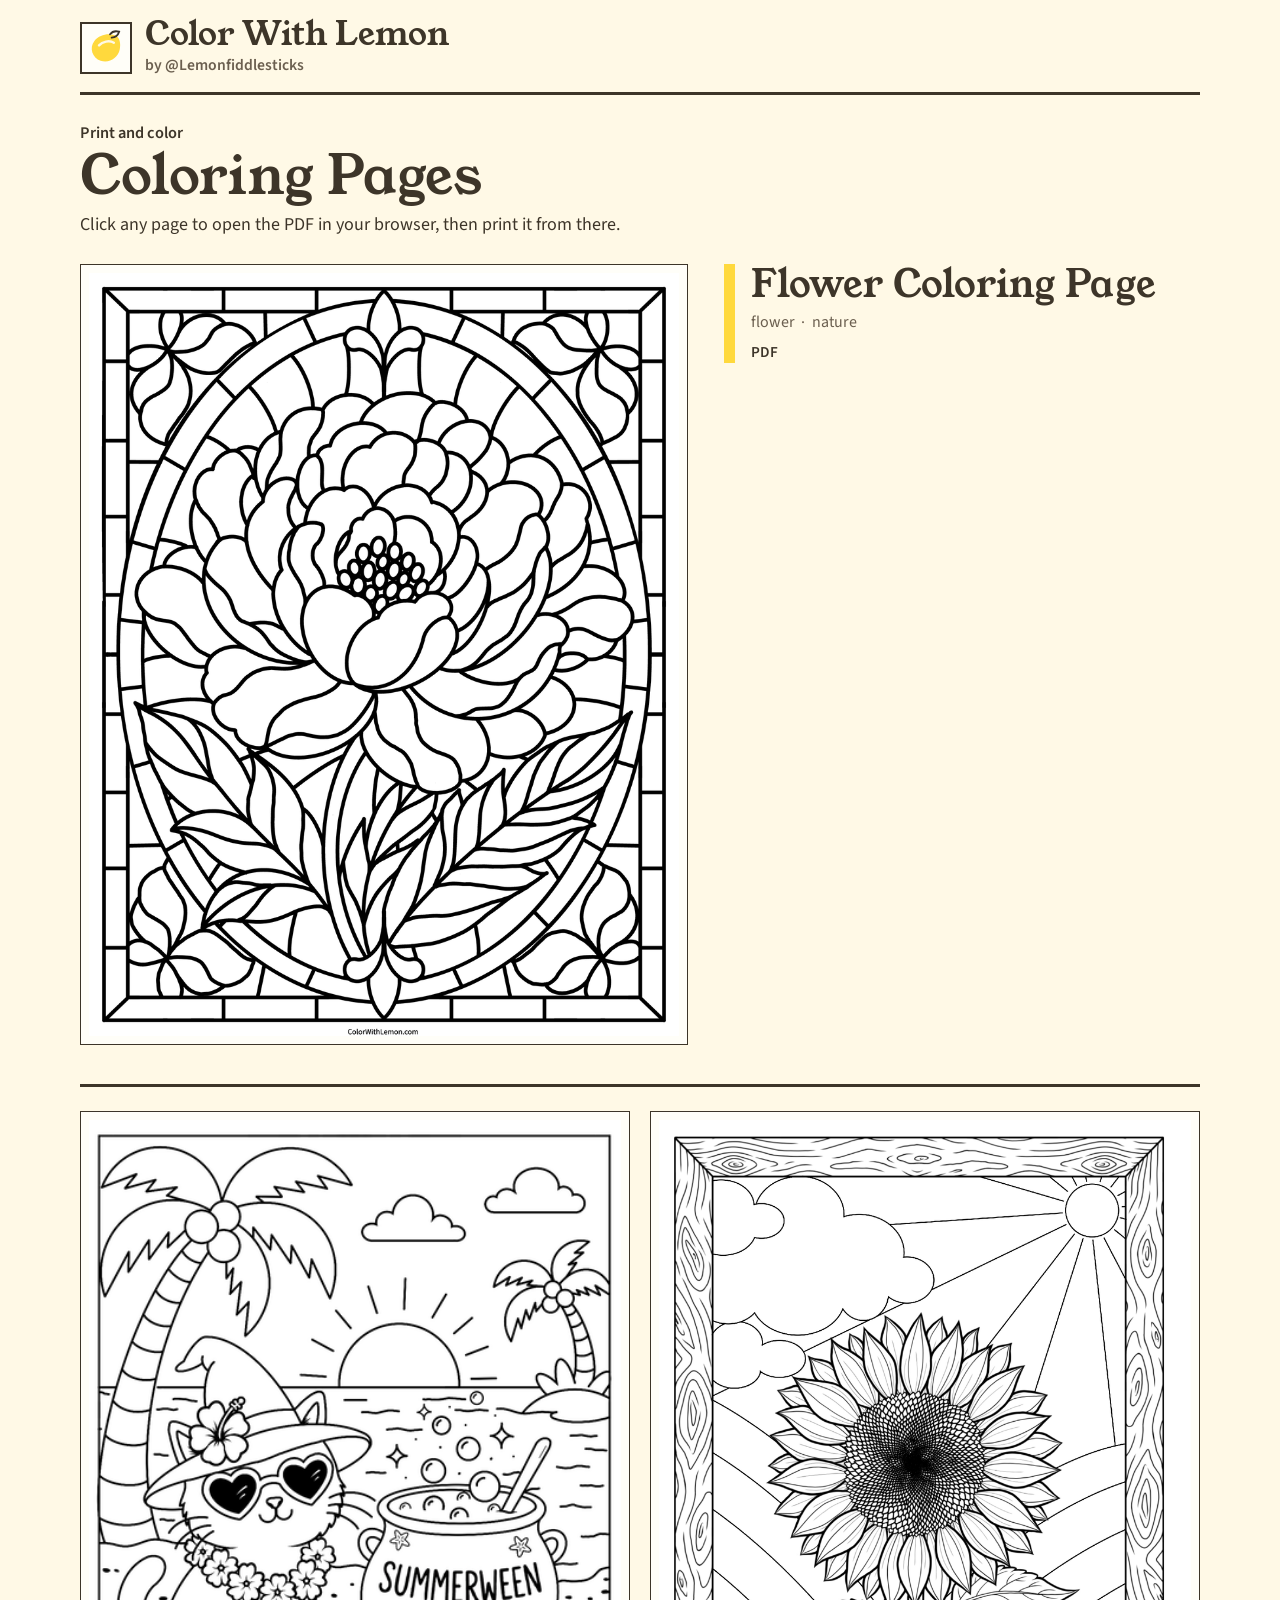
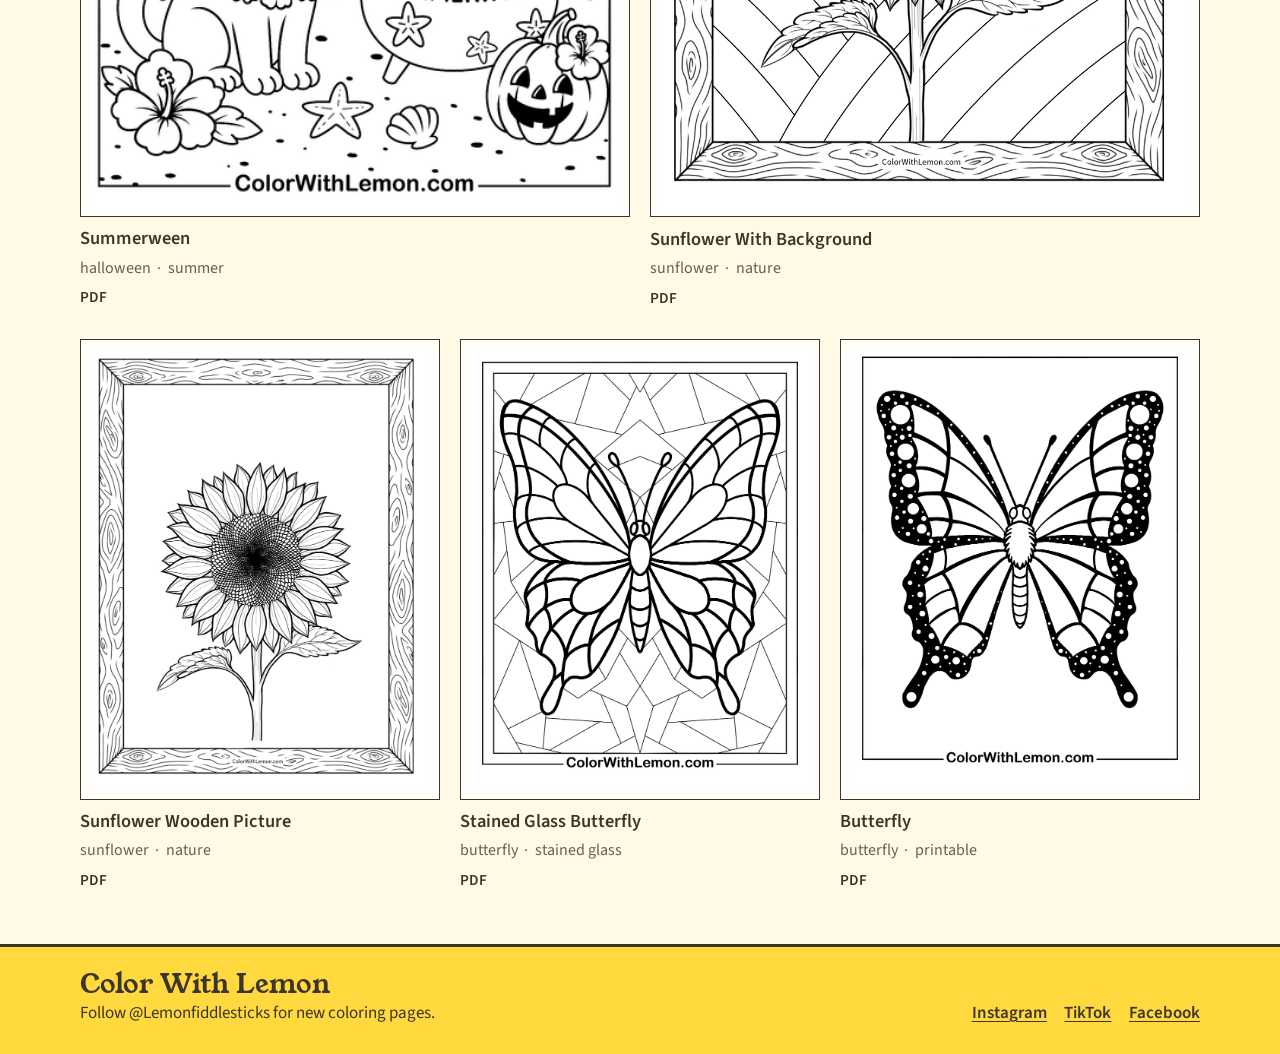
<file: index.html>
<!doctype html>
<html lang="en">
<head>
  <!-- Google tag (gtag.js) -->
<script async src="https://www.googletagmanager.com/gtag/js?id=G-7JGD2ZB0GD"></script>
<script>
  window.dataLayer = window.dataLayer || [];
  function gtag(){dataLayer.push(arguments);}
  gtag('js', new Date());

  gtag('config', 'G-7JGD2ZB0GD');
</script>
  <meta charset="utf-8">
  <meta name="viewport" content="width=device-width, initial-scale=1">
  <meta name="description" content="Free printable coloring pages from Color With Lemon.">
  <title>Color With Lemon | Free Printable Coloring Pages</title>
  <link rel="icon" href="favicon.svg" type="image/svg+xml">
  <link rel="preconnect" href="https://fonts.googleapis.com">
  <link rel="preconnect" href="https://fonts.gstatic.com" crossorigin>
  <link href="https://fonts.googleapis.com/css2?family=Source+Sans+3:wght@400;600&family=Young+Serif&display=swap" rel="stylesheet">
  <link rel="stylesheet" href="assets/css/styles.css">
</head>
<body>

  <a class="skip-link" href="#coloring-pages">Skip to coloring pages</a>

  <header class="masthead">
    <div class="container masthead-inner">
      <a href="./" class="brand" aria-label="Color With Lemon home">
        <span class="brand-mark" aria-hidden="true">
          <svg viewBox="0 0 64 64" role="img">
            <path d="M50.5 13.5C39.2 7.3 22.7 9.9 13.7 21.1 4.8 32.4 10.3 48.7 23.9 53.4c13.6 4.8 28.5-4.4 31.2-18.3 1.7-8.8.5-16.9-4.6-21.6Z" fill="currentColor"/>
            <path d="M39.3 10.2c3.7-4.8 9-5.8 14.8-4.1-1.7 5.3-6.3 9.3-12.2 9.7" fill="none" stroke="#3d3529" stroke-width="3" stroke-linecap="round"/>
            <path d="M21.3 28.3c5.5-6.2 16.6-8.6 24.2-4.3" fill="none" stroke="#fff9e6" stroke-width="4" stroke-linecap="round"/>
          </svg>
        </span>
        <span class="brand-copy">
          <span class="brand-title">Color With Lemon</span>
          <span class="brand-subtitle">by @Lemonfiddlesticks</span>
        </span>
      </a>
    </div>
  </header>

  <main id="main">
    <section id="coloring-pages" class="section">
      <div class="container">
        <div class="section-heading">
          <p class="kicker">Print and color</p>
          <h1>Coloring Pages</h1>
          <p>Click any page to open the PDF in your browser, then print it from there.</p>
        </div>

        <div id="gallery" class="gallery" aria-live="polite"></div>

        <noscript>
          <p class="noscript-note">
            JavaScript is required to load the coloring page gallery. You can still browse the PDF files in the <code>pdfs</code> folder.
          </p>
        </noscript>
      </div>
    </section>

  </main>

  <footer class="site-footer">
    <div class="container footer-inner">
      <div>
        <p class="footer-title">Color With Lemon</p>
        <p class="footer-subtitle">Follow @Lemonfiddlesticks for new coloring pages.</p>
      </div>

      <nav class="social-links" aria-label="Social links">
        <a href="https://instagram.com/lemonfiddlesticks" target="_blank" rel="noopener noreferrer">Instagram</a>
        <a href="https://tiktok.com/@lemonfiddlesticks" target="_blank" rel="noopener noreferrer">TikTok</a>
        <a href="https://www.facebook.com/profile.php?id=61571527990612" target="_blank" rel="noopener noreferrer">Facebook</a>
      </nav>
    </div>
  </footer>

  <script src="assets/js/coloring-pages.js?v=20261122"></script>
  <script src="assets/js/site.js?v=20261122"></script>
  <!-- Cloudflare Web Analytics -->
  <script defer src="https://static.cloudflareinsights.com/beacon.min.js" data-cf-beacon='{"token":"57215de814b4446d80dc1193537033d3"}'></script>
  <!-- End Cloudflare Web Analytics -->
</body>
</html>
</file>
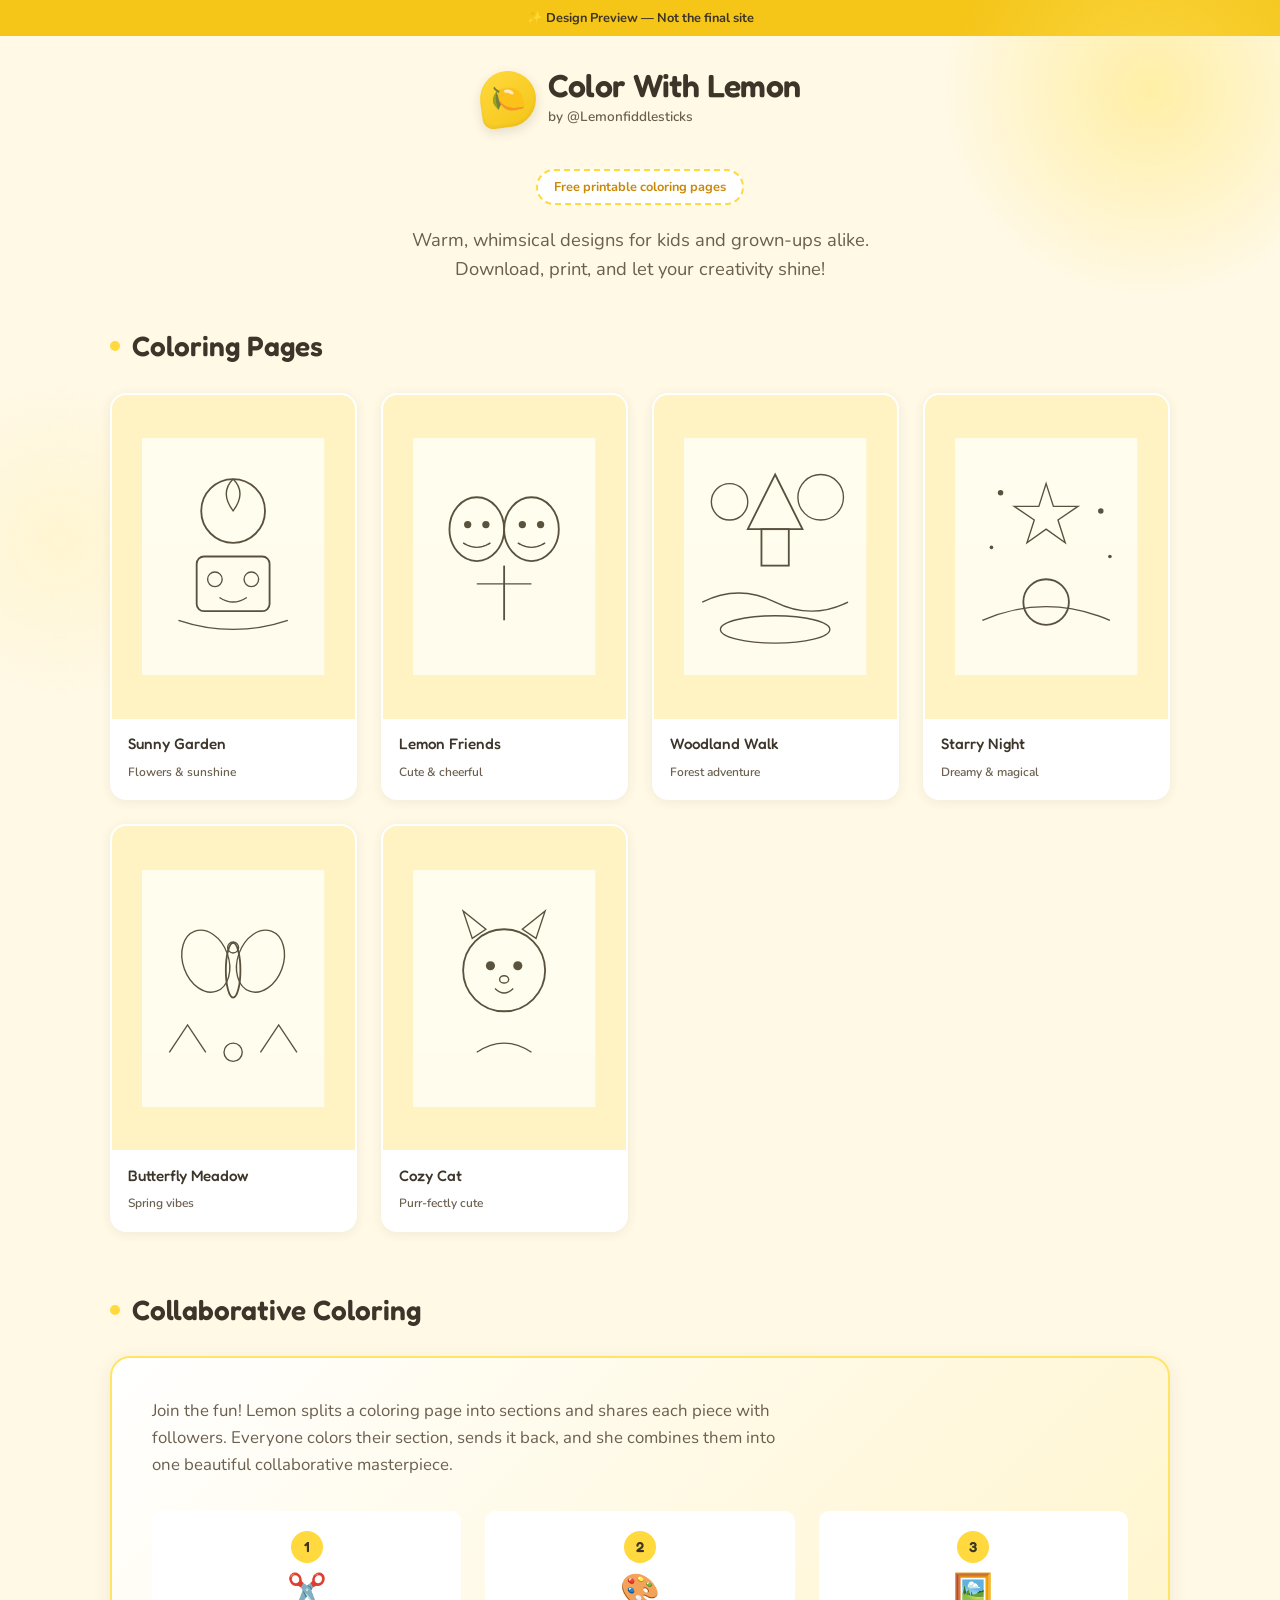
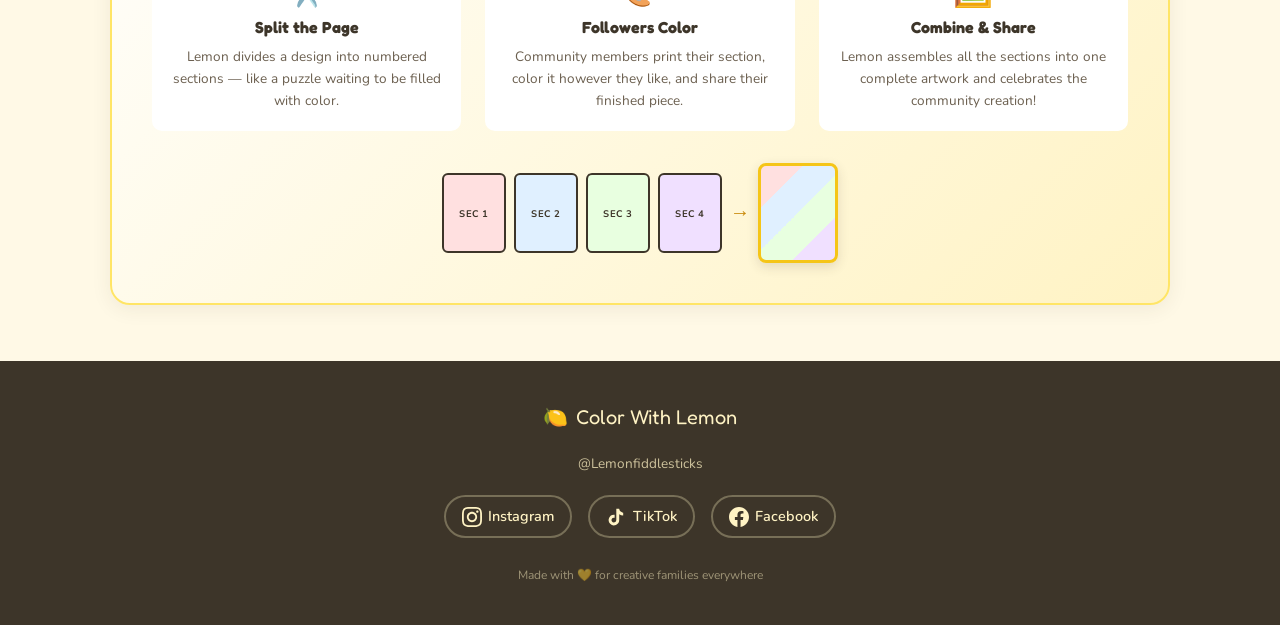
<file: preview/index.html>
<!DOCTYPE html>
<html lang="en">
<head>
  <meta charset="UTF-8">
  <meta name="viewport" content="width=device-width, initial-scale=1.0">
  <title>Color With Lemon — Free Coloring Pages</title>
  <link rel="preconnect" href="https://fonts.googleapis.com">
  <link rel="preconnect" href="https://fonts.gstatic.com" crossorigin>
  <link href="https://fonts.googleapis.com/css2?family=Fredoka:wght@400;500;600&family=Nunito:wght@400;600;700&display=swap" rel="stylesheet">
  <style>
    :root {
      --lemon-cream: #fff9e6;
      --lemon-light: #fff3c4;
      --lemon-soft: #ffe566;
      --lemon-bright: #ffd93d;
      --lemon-gold: #f5c518;
      --lemon-deep: #e8a317;
      --lemon-zest: #c9890a;
      --ink: #3d3529;
      --ink-soft: #6b5f4f;
      --white: #ffffff;
      --shadow-soft: rgba(61, 53, 41, 0.08);
      --shadow-medium: rgba(61, 53, 41, 0.14);
      --radius: 16px;
      --radius-sm: 10px;
    }

    *, *::before, *::after {
      box-sizing: border-box;
      margin: 0;
      padding: 0;
    }

    html {
      scroll-behavior: smooth;
    }

    body {
      font-family: 'Nunito', sans-serif;
      background: var(--lemon-cream);
      color: var(--ink);
      line-height: 1.6;
      min-height: 100vh;
      overflow-x: hidden;
    }

    /* Decorative background blobs */
    body::before,
    body::after {
      content: '';
      position: fixed;
      border-radius: 50%;
      pointer-events: none;
      z-index: 0;
    }

    body::before {
      width: 420px;
      height: 420px;
      background: radial-gradient(circle, var(--lemon-soft) 0%, transparent 70%);
      top: -120px;
      right: -80px;
      opacity: 0.5;
    }

    body::after {
      width: 320px;
      height: 320px;
      background: radial-gradient(circle, var(--lemon-light) 0%, transparent 70%);
      bottom: 200px;
      left: -100px;
      opacity: 0.6;
    }

    .container {
      max-width: 1100px;
      margin: 0 auto;
      padding: 0 1.25rem;
      position: relative;
      z-index: 1;
    }

    /* Header */
    header {
      padding: 2rem 0 1.5rem;
      text-align: center;
    }

    .logo {
      display: inline-flex;
      align-items: center;
      gap: 0.75rem;
      text-decoration: none;
      color: var(--ink);
    }

    .logo-icon {
      width: 56px;
      height: 56px;
      background: linear-gradient(145deg, var(--lemon-bright), var(--lemon-gold));
      border-radius: 50% 50% 50% 20%;
      display: flex;
      align-items: center;
      justify-content: center;
      font-size: 1.75rem;
      box-shadow: 0 4px 12px var(--shadow-medium), inset 0 -2px 4px rgba(0,0,0,0.06);
      transform: rotate(-8deg);
      transition: transform 0.3s ease;
    }

    .logo:hover .logo-icon {
      transform: rotate(0deg) scale(1.05);
    }

    .logo-text {
      text-align: left;
    }

    .logo-text h1 {
      font-family: 'Fredoka', sans-serif;
      font-size: clamp(1.5rem, 4vw, 2rem);
      font-weight: 600;
      letter-spacing: -0.02em;
      line-height: 1.1;
    }

    .logo-text .tagline {
      font-size: 0.85rem;
      color: var(--ink-soft);
      font-weight: 600;
    }

    .hero {
      text-align: center;
      padding: 1rem 0 2.5rem;
    }

    .hero p {
      font-size: clamp(1rem, 2.5vw, 1.15rem);
      color: var(--ink-soft);
      max-width: 520px;
      margin: 0.75rem auto 0;
    }

    .hero-badge {
      display: inline-block;
      background: var(--white);
      border: 2px dashed var(--lemon-bright);
      border-radius: 999px;
      padding: 0.35rem 1rem;
      font-size: 0.8rem;
      font-weight: 700;
      color: var(--lemon-zest);
      margin-bottom: 0.5rem;
    }

    /* Section titles */
    section {
      margin-bottom: 3.5rem;
    }

    .section-header {
      display: flex;
      align-items: center;
      gap: 0.75rem;
      margin-bottom: 1.5rem;
    }

    .section-header h2 {
      font-family: 'Fredoka', sans-serif;
      font-size: clamp(1.35rem, 3vw, 1.75rem);
      font-weight: 600;
    }

    .section-header .lemon-dot {
      width: 10px;
      height: 10px;
      background: var(--lemon-bright);
      border-radius: 50%;
      flex-shrink: 0;
    }

    /* Gallery grid */
    .gallery {
      display: grid;
      grid-template-columns: repeat(auto-fill, minmax(160px, 1fr));
      gap: 1.25rem;
    }

    @media (min-width: 640px) {
      .gallery {
        grid-template-columns: repeat(auto-fill, minmax(200px, 1fr));
        gap: 1.5rem;
      }
    }

    .gallery-card {
      background: var(--white);
      border-radius: var(--radius);
      overflow: hidden;
      box-shadow: 0 2px 12px var(--shadow-soft);
      text-decoration: none;
      color: inherit;
      transition: transform 0.25s ease, box-shadow 0.25s ease;
      border: 2px solid transparent;
    }

    .gallery-card:hover {
      transform: translateY(-4px);
      box-shadow: 0 8px 24px var(--shadow-medium);
      border-color: var(--lemon-bright);
    }

    .gallery-card:focus-visible {
      outline: 3px solid var(--lemon-gold);
      outline-offset: 2px;
    }

    .gallery-thumb {
      aspect-ratio: 3 / 4;
      background: var(--lemon-light);
      display: flex;
      align-items: center;
      justify-content: center;
      position: relative;
      overflow: hidden;
    }

    .gallery-thumb svg {
      width: 75%;
      height: 75%;
      opacity: 0.85;
    }

    .gallery-card:hover .gallery-thumb svg {
      opacity: 1;
    }

    .gallery-info {
      padding: 0.85rem 1rem;
    }

    .gallery-info h3 {
      font-family: 'Fredoka', sans-serif;
      font-size: 0.95rem;
      font-weight: 500;
      margin-bottom: 0.15rem;
    }

    .gallery-info span {
      font-size: 0.75rem;
      color: var(--ink-soft);
      font-weight: 600;
    }

    .download-hint {
      position: absolute;
      bottom: 0.5rem;
      right: 0.5rem;
      background: var(--lemon-bright);
      color: var(--ink);
      font-size: 0.65rem;
      font-weight: 700;
      padding: 0.2rem 0.5rem;
      border-radius: 999px;
      opacity: 0;
      transform: translateY(4px);
      transition: opacity 0.2s, transform 0.2s;
    }

    .gallery-card:hover .download-hint {
      opacity: 1;
      transform: translateY(0);
    }

    /* Collaborative section */
    .collab {
      background: linear-gradient(135deg, var(--white) 0%, var(--lemon-light) 100%);
      border-radius: calc(var(--radius) + 4px);
      padding: 2rem 1.5rem;
      box-shadow: 0 4px 20px var(--shadow-soft);
      border: 2px solid var(--lemon-soft);
    }

    @media (min-width: 640px) {
      .collab {
        padding: 2.5rem;
      }
    }

    .collab-intro {
      font-size: 1.05rem;
      color: var(--ink-soft);
      margin-bottom: 2rem;
      max-width: 640px;
    }

    .collab-steps {
      display: grid;
      gap: 1.25rem;
    }

    @media (min-width: 640px) {
      .collab-steps {
        grid-template-columns: repeat(3, 1fr);
        gap: 1.5rem;
      }
    }

    .collab-step {
      background: var(--white);
      border-radius: var(--radius-sm);
      padding: 1.25rem;
      text-align: center;
      position: relative;
    }

    .step-number {
      width: 32px;
      height: 32px;
      background: var(--lemon-bright);
      border-radius: 50%;
      display: flex;
      align-items: center;
      justify-content: center;
      font-family: 'Fredoka', sans-serif;
      font-weight: 600;
      font-size: 0.9rem;
      margin: 0 auto 0.75rem;
    }

    .step-icon {
      font-size: 2rem;
      margin-bottom: 0.5rem;
      line-height: 1;
    }

    .collab-step h3 {
      font-family: 'Fredoka', sans-serif;
      font-size: 1rem;
      margin-bottom: 0.35rem;
    }

    .collab-step p {
      font-size: 0.85rem;
      color: var(--ink-soft);
    }

    .collab-visual {
      margin-top: 2rem;
      display: flex;
      justify-content: center;
      gap: 0.5rem;
      flex-wrap: wrap;
      align-items: center;
    }

    .collab-piece {
      width: 64px;
      height: 80px;
      border-radius: 6px;
      border: 2px solid var(--ink);
      display: flex;
      align-items: center;
      justify-content: center;
      font-size: 0.6rem;
      font-weight: 700;
      text-transform: uppercase;
      letter-spacing: 0.03em;
    }

    .collab-piece:nth-child(1) { background: #ffe0e0; }
    .collab-piece:nth-child(2) { background: #e0f0ff; }
    .collab-piece:nth-child(3) { background: #e8ffe0; }
    .collab-piece:nth-child(4) { background: #f0e0ff; }

    .collab-arrow {
      font-size: 1.25rem;
      color: var(--lemon-zest);
    }

    .collab-result {
      width: 80px;
      height: 100px;
      border-radius: 8px;
      border: 3px solid var(--lemon-gold);
      background: linear-gradient(135deg, #ffe0e0 25%, #e0f0ff 25% 50%, #e8ffe0 50% 75%, #f0e0ff 75%);
      box-shadow: 0 4px 12px var(--shadow-medium);
    }

    /* Footer */
    footer {
      background: var(--ink);
      color: var(--lemon-light);
      padding: 2.5rem 0;
      margin-top: 1rem;
      text-align: center;
    }

    footer .container {
      display: flex;
      flex-direction: column;
      align-items: center;
      gap: 1.25rem;
    }

    .footer-logo {
      font-family: 'Fredoka', sans-serif;
      font-size: 1.25rem;
      display: flex;
      align-items: center;
      gap: 0.5rem;
    }

    .footer-handle {
      font-size: 0.85rem;
      opacity: 0.75;
    }

    .social-links {
      display: flex;
      gap: 1rem;
      flex-wrap: wrap;
      justify-content: center;
    }

    .social-links a {
      display: inline-flex;
      align-items: center;
      gap: 0.4rem;
      color: var(--lemon-light);
      text-decoration: none;
      font-weight: 600;
      font-size: 0.9rem;
      padding: 0.5rem 1rem;
      border-radius: 999px;
      border: 2px solid rgba(255, 243, 196, 0.3);
      transition: background 0.2s, border-color 0.2s, transform 0.2s;
    }

    .social-links a:hover {
      background: rgba(255, 217, 61, 0.15);
      border-color: var(--lemon-bright);
      transform: translateY(-2px);
    }

    .social-links a:focus-visible {
      outline: 2px solid var(--lemon-bright);
      outline-offset: 2px;
    }

    .social-icon {
      width: 20px;
      height: 20px;
      fill: currentColor;
    }

    .footer-note {
      font-size: 0.75rem;
      opacity: 0.5;
      margin-top: 0.5rem;
    }

    /* Preview banner */
    .preview-banner {
      background: var(--lemon-gold);
      color: var(--ink);
      text-align: center;
      padding: 0.5rem;
      font-size: 0.8rem;
      font-weight: 700;
    }
  </style>
</head>
<body>
  <div class="preview-banner">✨ Design Preview — Not the final site</div>

  <div class="container">
    <header>
      <a href="#" class="logo" aria-label="Color With Lemon home">
        <div class="logo-icon" aria-hidden="true">🍋</div>
        <div class="logo-text">
          <h1>Color With Lemon</h1>
          <span class="tagline">by @Lemonfiddlesticks</span>
        </div>
      </a>
    </header>

    <div class="hero">
      <span class="hero-badge">Free printable coloring pages</span>
      <p>Warm, whimsical designs for kids and grown-ups alike. Download, print, and let your creativity shine!</p>
    </div>

    <section id="gallery" aria-labelledby="gallery-heading">
      <div class="section-header">
        <span class="lemon-dot" aria-hidden="true"></span>
        <h2 id="gallery-heading">Coloring Pages</h2>
      </div>

      <div class="gallery">
        <!-- Real implementation: each card links to its PDF download -->
        <a href="#" class="gallery-card" title="Download Sunny Garden PDF">
          <div class="gallery-thumb">
            <svg viewBox="0 0 200 260" xmlns="http://www.w3.org/2000/svg" aria-hidden="true">
              <rect width="200" height="260" fill="#fffef5"/>
              <circle cx="100" cy="80" r="35" fill="none" stroke="#3d3529" stroke-width="2"/>
              <path d="M100 45 Q115 60 100 80 Q85 60 100 45" fill="none" stroke="#3d3529" stroke-width="1.5"/>
              <rect x="60" y="130" width="80" height="60" rx="8" fill="none" stroke="#3d3529" stroke-width="2"/>
              <circle cx="80" cy="155" r="8" fill="none" stroke="#3d3529" stroke-width="1.5"/>
              <circle cx="120" cy="155" r="8" fill="none" stroke="#3d3529" stroke-width="1.5"/>
              <path d="M85 175 Q100 185 115 175" fill="none" stroke="#3d3529" stroke-width="1.5"/>
              <path d="M40 200 Q100 220 160 200" fill="none" stroke="#3d3529" stroke-width="1.5"/>
            </svg>
            <span class="download-hint">PDF ↓</span>
          </div>
          <div class="gallery-info">
            <h3>Sunny Garden</h3>
            <span>Flowers & sunshine</span>
          </div>
        </a>

        <a href="#" class="gallery-card" title="Download Lemon Friends PDF">
          <div class="gallery-thumb">
            <svg viewBox="0 0 200 260" xmlns="http://www.w3.org/2000/svg" aria-hidden="true">
              <rect width="200" height="260" fill="#fffef5"/>
              <ellipse cx="70" cy="100" rx="30" ry="35" fill="none" stroke="#3d3529" stroke-width="2"/>
              <ellipse cx="130" cy="100" rx="30" ry="35" fill="none" stroke="#3d3529" stroke-width="2"/>
              <circle cx="60" cy="95" r="4" fill="#3d3529"/>
              <circle cx="80" cy="95" r="4" fill="#3d3529"/>
              <circle cx="120" cy="95" r="4" fill="#3d3529"/>
              <circle cx="140" cy="95" r="4" fill="#3d3529"/>
              <path d="M55 115 Q70 125 85 115" fill="none" stroke="#3d3529" stroke-width="1.5"/>
              <path d="M115 115 Q130 125 145 115" fill="none" stroke="#3d3529" stroke-width="1.5"/>
              <path d="M100 140 L100 200" stroke="#3d3529" stroke-width="2"/>
              <path d="M70 160 L130 160" stroke="#3d3529" stroke-width="1.5"/>
            </svg>
            <span class="download-hint">PDF ↓</span>
          </div>
          <div class="gallery-info">
            <h3>Lemon Friends</h3>
            <span>Cute & cheerful</span>
          </div>
        </a>

        <a href="#" class="gallery-card" title="Download Woodland Walk PDF">
          <div class="gallery-thumb">
            <svg viewBox="0 0 200 260" xmlns="http://www.w3.org/2000/svg" aria-hidden="true">
              <rect width="200" height="260" fill="#fffef5"/>
              <polygon points="100,40 130,100 70,100" fill="none" stroke="#3d3529" stroke-width="2"/>
              <rect x="85" y="100" width="30" height="40" fill="none" stroke="#3d3529" stroke-width="2"/>
              <circle cx="50" cy="70" r="20" fill="none" stroke="#3d3529" stroke-width="1.5"/>
              <circle cx="150" cy="65" r="25" fill="none" stroke="#3d3529" stroke-width="1.5"/>
              <path d="M20 180 Q60 160 100 180 Q140 200 180 180" fill="none" stroke="#3d3529" stroke-width="1.5"/>
              <ellipse cx="100" cy="210" rx="60" ry="15" fill="none" stroke="#3d3529" stroke-width="1.5"/>
            </svg>
            <span class="download-hint">PDF ↓</span>
          </div>
          <div class="gallery-info">
            <h3>Woodland Walk</h3>
            <span>Forest adventure</span>
          </div>
        </a>

        <a href="#" class="gallery-card" title="Download Starry Night PDF">
          <div class="gallery-thumb">
            <svg viewBox="0 0 200 260" xmlns="http://www.w3.org/2000/svg" aria-hidden="true">
              <rect width="200" height="260" fill="#fffef5"/>
              <polygon points="100,50 108,75 135,75 113,90 121,115 100,100 79,115 87,90 65,75 92,75" fill="none" stroke="#3d3529" stroke-width="1.5"/>
              <circle cx="50" cy="60" r="3" fill="#3d3529"/>
              <circle cx="160" cy="80" r="3" fill="#3d3529"/>
              <circle cx="40" cy="120" r="2" fill="#3d3529"/>
              <circle cx="170" cy="130" r="2" fill="#3d3529"/>
              <path d="M30 200 Q100 170 170 200" fill="none" stroke="#3d3529" stroke-width="1.5"/>
              <circle cx="100" cy="180" r="25" fill="none" stroke="#3d3529" stroke-width="2"/>
            </svg>
            <span class="download-hint">PDF ↓</span>
          </div>
          <div class="gallery-info">
            <h3>Starry Night</h3>
            <span>Dreamy & magical</span>
          </div>
        </a>

        <a href="#" class="gallery-card" title="Download Butterfly Meadow PDF">
          <div class="gallery-thumb">
            <svg viewBox="0 0 200 260" xmlns="http://www.w3.org/2000/svg" aria-hidden="true">
              <rect width="200" height="260" fill="#fffef5"/>
              <ellipse cx="70" cy="100" rx="25" ry="35" fill="none" stroke="#3d3529" stroke-width="1.5" transform="rotate(-20 70 100)"/>
              <ellipse cx="130" cy="100" rx="25" ry="35" fill="none" stroke="#3d3529" stroke-width="1.5" transform="rotate(20 130 100)"/>
              <ellipse cx="100" cy="110" rx="8" ry="30" fill="none" stroke="#3d3529" stroke-width="2"/>
              <circle cx="100" cy="85" r="6" fill="none" stroke="#3d3529" stroke-width="1.5"/>
              <path d="M30 200 L50 170 L70 200" fill="none" stroke="#3d3529" stroke-width="1.5"/>
              <path d="M130 200 L150 170 L170 200" fill="none" stroke="#3d3529" stroke-width="1.5"/>
              <circle cx="100" cy="200" r="10" fill="none" stroke="#3d3529" stroke-width="1.5"/>
            </svg>
            <span class="download-hint">PDF ↓</span>
          </div>
          <div class="gallery-info">
            <h3>Butterfly Meadow</h3>
            <span>Spring vibes</span>
          </div>
        </a>

        <a href="#" class="gallery-card" title="Download Cozy Cat PDF">
          <div class="gallery-thumb">
            <svg viewBox="0 0 200 260" xmlns="http://www.w3.org/2000/svg" aria-hidden="true">
              <rect width="200" height="260" fill="#fffef5"/>
              <circle cx="100" cy="110" r="45" fill="none" stroke="#3d3529" stroke-width="2"/>
              <polygon points="65,75 55,45 80,65" fill="none" stroke="#3d3529" stroke-width="1.5"/>
              <polygon points="135,75 145,45 120,65" fill="none" stroke="#3d3529" stroke-width="1.5"/>
              <circle cx="85" cy="105" r="5" fill="#3d3529"/>
              <circle cx="115" cy="105" r="5" fill="#3d3529"/>
              <ellipse cx="100" cy="120" rx="5" ry="4" fill="none" stroke="#3d3529" stroke-width="1.5"/>
              <path d="M90 130 Q100 140 110 130" fill="none" stroke="#3d3529" stroke-width="1.5"/>
              <path d="M70 200 Q100 180 130 200" fill="none" stroke="#3d3529" stroke-width="1.5"/>
            </svg>
            <span class="download-hint">PDF ↓</span>
          </div>
          <div class="gallery-info">
            <h3>Cozy Cat</h3>
            <span>Purr-fectly cute</span>
          </div>
        </a>
      </div>
    </section>

    <section id="collaborative" aria-labelledby="collab-heading">
      <div class="section-header">
        <span class="lemon-dot" aria-hidden="true"></span>
        <h2 id="collab-heading">Collaborative Coloring</h2>
      </div>

      <div class="collab">
        <p class="collab-intro">
          Join the fun! Lemon splits a coloring page into sections and shares each piece with followers.
          Everyone colors their section, sends it back, and she combines them into one beautiful collaborative masterpiece.
        </p>

        <div class="collab-steps">
          <div class="collab-step">
            <div class="step-number">1</div>
            <div class="step-icon" aria-hidden="true">✂️</div>
            <h3>Split the Page</h3>
            <p>Lemon divides a design into numbered sections — like a puzzle waiting to be filled with color.</p>
          </div>
          <div class="collab-step">
            <div class="step-number">2</div>
            <div class="step-icon" aria-hidden="true">🎨</div>
            <h3>Followers Color</h3>
            <p>Community members print their section, color it however they like, and share their finished piece.</p>
          </div>
          <div class="collab-step">
            <div class="step-number">3</div>
            <div class="step-icon" aria-hidden="true">🖼️</div>
            <h3>Combine & Share</h3>
            <p>Lemon assembles all the sections into one complete artwork and celebrates the community creation!</p>
          </div>
        </div>

        <div class="collab-visual" aria-hidden="true">
          <div class="collab-piece">Sec 1</div>
          <div class="collab-piece">Sec 2</div>
          <div class="collab-piece">Sec 3</div>
          <div class="collab-piece">Sec 4</div>
          <span class="collab-arrow">→</span>
          <div class="collab-result" title="Combined artwork"></div>
        </div>
      </div>
    </section>
  </div>

  <footer>
    <div class="container">
      <div class="footer-logo">
        <span aria-hidden="true">🍋</span>
        Color With Lemon
      </div>
      <span class="footer-handle">@Lemonfiddlesticks</span>

      <nav class="social-links" aria-label="Social media">
        <a href="https://instagram.com/lemonfiddlesticks" target="_blank" rel="noopener noreferrer">
          <svg class="social-icon" viewBox="0 0 24 24" aria-hidden="true">
            <path d="M12 2.163c3.204 0 3.584.012 4.85.07 3.252.148 4.771 1.691 4.919 4.919.058 1.265.069 1.645.069 4.849 0 3.205-.012 3.584-.069 4.849-.149 3.225-1.664 4.771-4.919 4.919-1.266.058-1.644.07-4.85.07-3.204 0-3.584-.012-4.849-.07-3.26-.149-4.771-1.699-4.919-4.92-.058-1.265-.07-1.644-.07-4.849 0-3.204.013-3.583.07-4.849.149-3.227 1.664-4.771 4.919-4.919 1.266-.057 1.645-.069 4.849-.069zm0-2.163c-3.259 0-3.667.014-4.947.072-4.358.2-6.78 2.618-6.98 6.98-.059 1.281-.073 1.689-.073 4.948 0 3.259.014 3.668.072 4.948.2 4.358 2.618 6.78 6.98 6.98 1.281.058 1.689.072 4.948.072 3.259 0 3.668-.014 4.948-.072 4.354-.2 6.782-2.618 6.979-6.98.059-1.28.073-1.689.073-4.948 0-3.259-.014-3.667-.072-4.947-.196-4.354-2.617-6.78-6.979-6.98-1.281-.059-1.69-.073-4.949-.073zm0 5.838c-3.403 0-6.162 2.759-6.162 6.162s2.759 6.163 6.162 6.163 6.162-2.759 6.162-6.163c0-3.403-2.759-6.162-6.162-6.162zm0 10.162c-2.209 0-4-1.79-4-4 0-2.209 1.791-4 4-4s4 1.791 4 4c0 2.21-1.791 4-4 4zm6.406-11.845c-.796 0-1.441.645-1.441 1.44s.645 1.44 1.441 1.44c.795 0 1.439-.645 1.439-1.44s-.644-1.44-1.439-1.44z"/>
          </svg>
          Instagram
        </a>
        <a href="https://tiktok.com/@lemonfiddlesticks" target="_blank" rel="noopener noreferrer">
          <svg class="social-icon" viewBox="0 0 24 24" aria-hidden="true">
            <path d="M19.59 6.69a4.83 4.83 0 0 1-3.77-4.25V2h-3.45v13.67a2.89 2.89 0 0 1-5.2 1.74 2.89 2.89 0 0 1 2.31-4.64 2.93 2.93 0 0 1 .88.13V9.4a6.84 6.84 0 0 0-1-.05A6.33 6.33 0 0 0 5 20.1a6.34 6.34 0 0 0 10.86-4.43v-7a8.16 8.16 0 0 0 4.77 1.52v-3.4a4.85 4.85 0 0 1-1-.1z"/>
          </svg>
          TikTok
        </a>
        <a href="https://www.facebook.com/profile.php?id=61571527990612" target="_blank" rel="noopener noreferrer">
          <svg class="social-icon" viewBox="0 0 24 24" aria-hidden="true">
            <path d="M24 12.073c0-6.627-5.373-12-12-12s-12 5.373-12 12c0 5.99 4.388 10.954 10.125 11.854v-8.385H7.078v-3.47h3.047V9.43c0-3.007 1.792-4.669 4.533-4.669 1.312 0 2.686.235 2.686.235v2.953H15.83c-1.491 0-1.956.925-1.956 1.874v2.25h3.328l-.532 3.47h-2.796v8.385C19.612 23.027 24 18.062 24 12.073z"/>
          </svg>
          Facebook
        </a>
      </nav>

      <p class="footer-note">Made with 💛 for creative families everywhere</p>
    </div>
  </footer>
</body>
</html>
</file>
<file: assets/css/styles.css>
:root {
  --paper: #fff9e6;
  --sheet: #fffef8;
  --lemon: #ffd93d;
  --ink: #3d3529;
  --ink-soft: #6b5f4f;
}

*,
*::before,
*::after {
  box-sizing: border-box;
}

html {
  scroll-behavior: smooth;
}

body {
  margin: 0;
  min-height: 100vh;
  background: var(--paper);
  color: var(--ink);
  font-family: "Source Sans 3", "Segoe UI", sans-serif;
  font-size: 1.0625rem;
  font-weight: 400;
  font-synthesis: none;
  line-height: 1.5;
}

img,
svg {
  display: block;
  max-width: 100%;
}

h1,
h2,
p,
ul {
  margin: 0;
}

a {
  color: inherit;
}

a:focus-visible {
  outline: 3px solid var(--ink);
  outline-offset: 3px;
}

::selection {
  background: var(--lemon);
  color: var(--ink);
}

.skip-link {
  position: absolute;
  left: 0.75rem;
  top: 0.75rem;
  z-index: 2;
  transform: translateY(-200%);
  background: var(--ink);
  color: var(--paper);
  padding: 0.45rem 0.7rem;
  text-decoration: none;
  font-weight: 600;
}

.skip-link:focus {
  transform: none;
}

.container {
  width: min(1120px, calc(100% - 2rem));
  margin-inline: auto;
}

.masthead-inner {
  padding-block: 1.15rem 0.95rem;
  border-bottom: 3px solid var(--ink);
}

.brand {
  display: inline-flex;
  align-items: center;
  gap: 0.8rem;
  color: inherit;
  text-decoration: none;
}

.brand-mark {
  display: grid;
  width: 3.25rem;
  height: 3.25rem;
  flex: none;
  place-items: center;
  background: var(--sheet);
  color: var(--lemon);
  border: 2px solid var(--ink);
}

.brand-mark svg {
  width: 2.45rem;
  height: 2.45rem;
}

.brand-copy {
  display: grid;
  gap: 0.15rem;
}

.brand-title,
.footer-title,
h1,
.sheet-feature .sheet-title {
  font-family: "Young Serif", Georgia, "Times New Roman", serif;
  font-weight: 400;
  letter-spacing: 0;
}

.brand-title {
  font-size: clamp(1.6rem, 3vw, 2.05rem);
  line-height: 1;
}

.brand-subtitle {
  color: var(--ink-soft);
  font-size: 0.98rem;
  font-weight: 600;
}

.section {
  padding-block: 1.6rem 3.25rem;
}

.kicker {
  margin-bottom: 0.3rem;
  font-size: 1.02rem;
  font-weight: 600;
}

h1 {
  margin-bottom: 0.45rem;
  font-size: clamp(2.35rem, 5vw, 3.35rem);
  line-height: 1;
}

.section-heading p:last-child {
  max-width: 36rem;
  font-size: 1.125rem;
}

.gallery {
  margin-top: 1.6rem;
}

.sheet {
  display: flex;
  flex-direction: column;
  gap: 0.65rem;
  color: inherit;
  text-decoration: none;
}

.sheet-feature {
  display: grid;
  grid-template-columns: minmax(0, 38rem) minmax(14rem, 1fr);
  align-items: start;
  gap: 1.15rem 2.25rem;
}

.sheet-art {
  display: block;
  min-width: 0;
  padding: 0.5rem;
  border: 1px solid var(--ink);
  background: var(--sheet);
  line-height: 0;
}

.sheet-art img {
  width: 100%;
  height: auto;
  background: #fff;
}

.sheet-caption {
  display: flex;
  flex-direction: column;
  align-items: flex-start;
  gap: 0.4rem;
}

.sheet-feature .sheet-caption {
  padding-left: 1rem;
  border-left: 0.7rem solid var(--lemon);
}

.sheet-title {
  font-size: 1.15rem;
  font-weight: 600;
  line-height: 1.2;
}

.sheet-feature .sheet-title {
  font-size: clamp(1.85rem, 3vw, 2.45rem);
  line-height: 1.05;
}

.sheet-tags {
  display: flex;
  flex-wrap: wrap;
  padding: 0;
  list-style: none;
  color: var(--ink-soft);
  font-size: 1rem;
}

.sheet-tags li:not(:last-child)::after {
  content: "·";
  margin-inline: 0.4rem;
}

.sheet-file {
  font-size: 0.95rem;
  font-weight: 600;
}

.sheet:hover .sheet-art,
.sheet:focus-visible .sheet-art {
  background: var(--lemon);
}

.sheet:hover .sheet-title,
.sheet:focus-visible .sheet-title {
  text-decoration: underline;
  text-underline-offset: 0.14em;
}

.sheets {
  display: grid;
  grid-template-columns: 1fr;
  gap: 1.85rem 1.25rem;
  margin-top: 2.4rem;
  padding-top: 1.5rem;
  border-top: 3px solid var(--ink);
}

.empty-gallery,
.noscript-note {
  border: 1px solid var(--ink);
  background: var(--sheet);
  padding: 1rem 1.1rem;
}

.noscript-note {
  margin-top: 1.5rem;
}

code {
  font-family: ui-monospace, SFMono-Regular, Menlo, Consolas, monospace;
}

.site-footer {
  border-top: 3px solid var(--ink);
  background: var(--lemon);
  color: var(--ink);
  padding-block: 1.5rem 1.7rem;
}

.footer-inner {
  display: flex;
  flex-wrap: wrap;
  align-items: end;
  justify-content: space-between;
  gap: 1.1rem 2rem;
}

.footer-title {
  margin-bottom: 0.2rem;
  font-size: 1.7rem;
  line-height: 1;
}

.social-links {
  display: flex;
  flex-wrap: wrap;
  gap: 0.35rem 1.1rem;
}

.social-links a {
  font-weight: 600;
  text-underline-offset: 0.16em;
}

.social-links a:hover {
  background: var(--ink);
  color: var(--paper);
  text-decoration: none;
}

.social-links a:focus-visible {
  background: var(--ink);
  color: var(--paper);
}

@media (min-width: 700px) {
  .sheets {
    grid-template-columns: 1fr 1fr;
  }
}

@media (min-width: 980px) {
  .sheets {
    grid-template-columns: repeat(6, 1fr);
  }

  .sheet-l {
    grid-column: span 3;
  }

  .sheet-m {
    grid-column: span 3;
  }

  .sheet-s {
    grid-column: span 2;
  }
}

@media (max-width: 740px) {
  .container {
    width: min(1120px, calc(100% - 1.5rem));
  }

  .sheet-feature {
    grid-template-columns: 1fr;
    gap: 0.85rem;
  }

  .sheet-feature .sheet-caption {
    padding-top: 0.75rem;
    padding-left: 0;
    border-left: 0;
    border-top: 0.55rem solid var(--lemon);
  }
}

@media (prefers-reduced-motion: reduce) {
  html {
    scroll-behavior: auto;
  }
}
</file>
